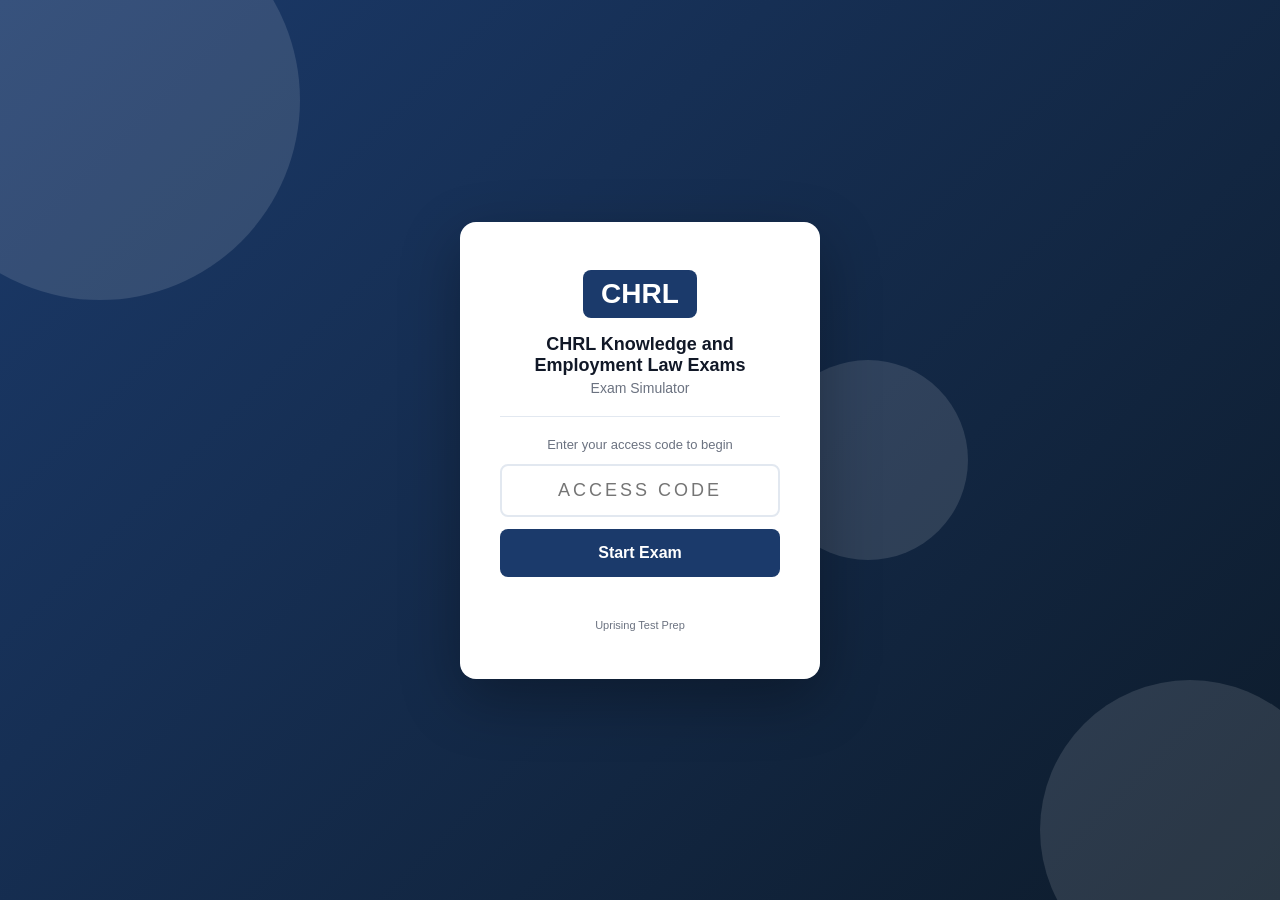
<file: index.html>
<!DOCTYPE html>
<html lang="en">
<head>
  <meta charset="UTF-8" />
  <meta name="viewport" content="width=device-width, initial-scale=1.0, viewport-fit=cover" />
  <meta name="apple-mobile-web-app-capable" content="yes" />
  <meta name="apple-mobile-web-app-status-bar-style" content="black-translucent" />
  <title>CHRL Exam Simulator</title>
  <link rel="stylesheet" href="style.css" />
</head>
<body>

<div id="access-gate">
  <div class="gate-bg-shapes">
    <div class="shape shape-1"></div>
    <div class="shape shape-2"></div>
    <div class="shape shape-3"></div>
  </div>
  <div class="gate-card">
    <div class="gate-logo">
      <div class="logo-badge">CHRL</div>
    </div>
    <h1 class="gate-title">CHRL Knowledge and Employment Law Exams</h1>
    <p class="gate-subtitle">Exam Simulator</p>
    <div class="gate-divider"></div>
    <p class="gate-instruction">Enter your access code to begin</p>
    <input type="text" id="access-code-input" class="gate-input"
           placeholder="Access Code" autocomplete="off"
           maxlength="20" spellcheck="false" />
    <button id="access-btn" class="gate-btn">Start Exam</button>
    <p id="access-error" class="gate-error"></p>
    <p class="gate-hint">Uprising Test Prep</p>
  </div>
</div>

<div id="app" style="display:none">
  <header class="top-bar">
    <div class="bar-left">
      <span class="bar-logo">CHRL</span>
      <span class="bar-title">Exam Simulator</span>
    </div>
    <div class="bar-right">
      <span class="bar-timer" id="timer-display">--:--</span>
      <button class="bar-btn" id="flag-btn">Flag</button>
      <button class="bar-btn bar-btn-primary" id="submit-btn">
        <span class="btn-full">Submit Exam</span>
        <span class="btn-short">Submit</span>
      </button>
    </div>
  </header>

  <div class="progress-strip">
    <div class="progress-bar" id="progress-bar"></div>
  </div>

  <main class="exam-main">
    <div class="question-panel">
      <div class="q-meta">
        <span id="q-counter"></span>
        <span id="q-domain" class="q-domain-tag"></span>
        <span id="q-flag-indicator" class="flag-chip" style="display:none">Flagged</span>
      </div>
      <div id="q-image-wrap" style="display:none; margin-bottom:14px;"></div>
      <p id="question-text" class="q-text"></p>
      <div id="options-list" class="options-list"></div>
      <div id="explanation-box" class="explanation-box" style="display:none">
        <div class="explanation-label">Explanation</div>
        <p id="explanation-text" class="explanation-text"></p>
      </div>
    </div>
    <div class="nav-bar">
      <button class="nav-btn" id="prev-btn">&#8592; Prev</button>
      <button class="nav-btn nav-btn-map" id="map-btn">Question Map</button>
      <button class="nav-btn nav-btn-next" id="next-btn">Next &#8594;</button>
    </div>
  </main>
</div>

<!-- Question Map Modal -->
<div id="map-modal" style="display:none">
  <div class="map-backdrop" id="map-backdrop"></div>
  <div class="map-panel">
    <div class="map-header">
      <span class="map-title">Question Map</span>
      <button id="map-close" class="map-close-btn">&#x2715; Close</button>
    </div>
    <div class="map-legend">
      <span class="leg-item"><span class="leg-swatch leg-answered"></span>Answered</span>
      <span class="leg-item"><span class="leg-swatch leg-flagged"></span>Flagged</span>
      <span class="leg-item"><span class="leg-swatch leg-unanswered"></span>Unanswered</span>
    </div>
    <div id="q-grid" class="q-grid"></div>
  </div>
</div>

<div id="results-screen" style="display:none">
  <div class="results-card">
    <div class="res-header">
      <div class="res-badge">CHRL</div>
      <h2 id="res-status" class="res-status"></h2>
      <p id="res-score" class="res-score"></p>
    </div>
    <div id="res-domains" class="res-domains"></div>
    <button id="res-review-btn" class="res-btn">Review Answers</button>
    <button id="res-restart-btn" class="res-btn res-btn-secondary">Restart</button>
  </div>
</div>

<script src="questions.js"></script>
<script src="app.js"></script>
</body>
</html>
</file>
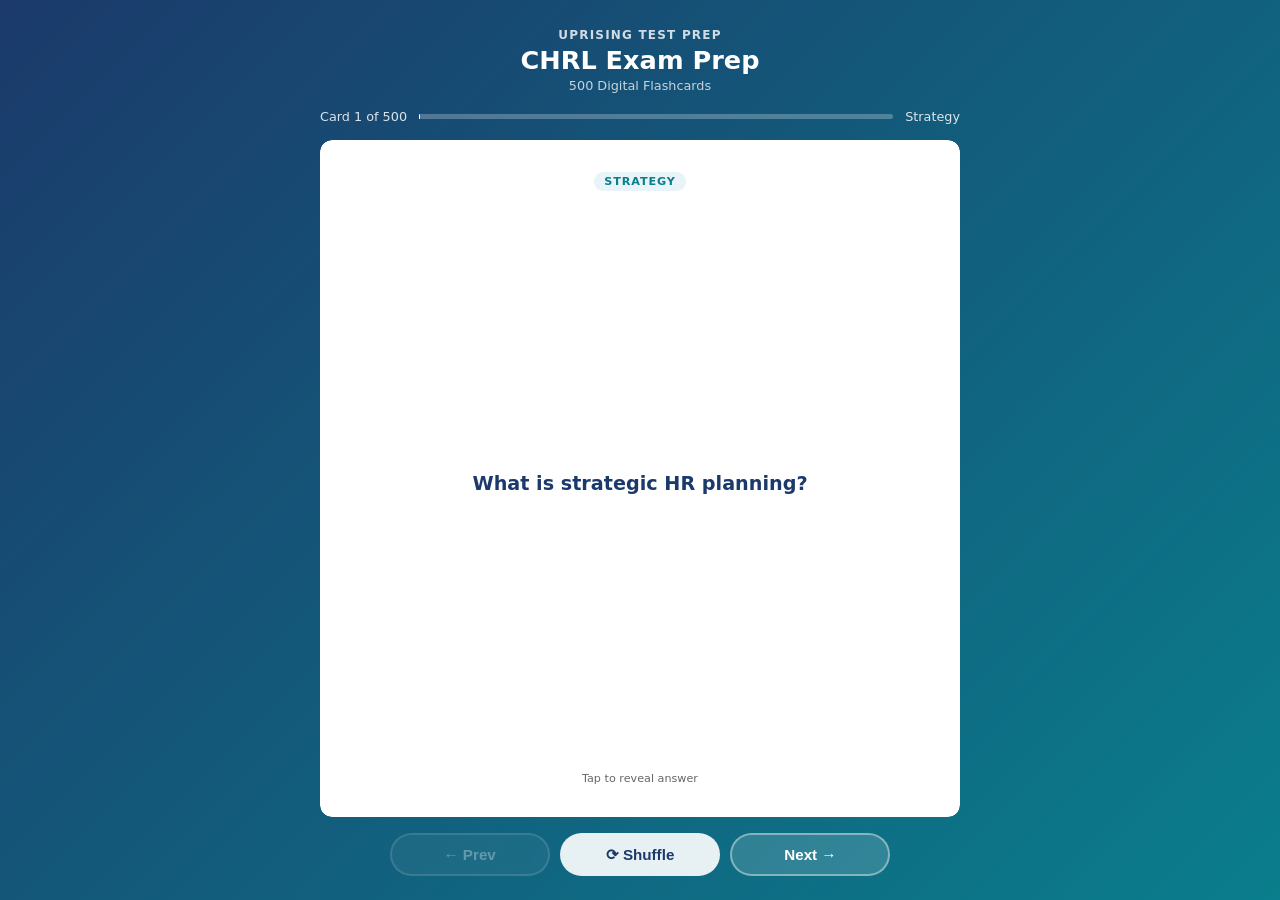
<file: flashcards/index.html>
<!DOCTYPE html>
<html lang="en">
<head>
  <meta charset="UTF-8">
  <meta name="viewport" content="width=device-width, initial-scale=1.0">
  <title>CHRL Exam Prep — Flashcards</title>
  <style>
    :root {
      --blue:   #1B3A6B;
      --teal:   #0A7E8C;
      --ltblue: #E8F4F8;
      --white:  #FFFFFF;
      --text:   #1A1A1A;
      --muted:  #666;
      --radius: 12px;
    }
    * { box-sizing: border-box; margin: 0; padding: 0; }
    html, body { height: 100%; }
    body {
      font-family: 'Segoe UI', system-ui, sans-serif;
      background: linear-gradient(135deg, var(--blue) 0%, var(--teal) 100%);
      /* Pinned, not min-height: the page must never grow, or the controls
         get pushed below the fold on iOS where 100dvh and height:100%
         disagree. The height:100% rule above is the pre-dvh fallback. */
      height: 100dvh;
      max-height: 100dvh;
      overflow: hidden;
      display: flex;
      flex-direction: column;
      align-items: center;
      padding: 1.25rem 1rem 1rem;
      gap: 0.75rem;
      overflow-x: hidden;
    }
    header { text-align: center; color: #fff; flex-shrink: 0; }
    header .brand { font-size: 0.75rem; font-weight: 700; letter-spacing: 0.1em; opacity: 0.8; text-transform: uppercase; }
    header h1 { font-size: 1.3rem; font-weight: 800; margin-top: 0.2rem; }
    header .subtitle { font-size: 0.8rem; opacity: 0.75; margin-top: 0.15rem; }
    #progress-info {
      display: flex; align-items: center; gap: 0.75rem;
      color: rgba(255,255,255,0.85); font-size: 0.8rem;
      flex-shrink: 0; width: 100%; max-width: 640px;
    }
    #progress-bar-track {
      flex: 1; background: rgba(255,255,255,0.25);
      border-radius: 4px; height: 5px;
    }
    #progress-bar-fill { height: 100%; background: #fff; border-radius: 4px; transition: width 0.3s; }
    .card-scene {
      width: 100%; max-width: 640px;
      perspective: 1200px;
      cursor: pointer;
      flex: 1; min-height: 0;
      display: flex; flex-direction: column;
    
      /* WebKit does not clip overflow inside a preserve-3d context, so the
         answer pane's own clip is dropped and a long answer paints over the
         Prev/Next row. This element only sets the perspective and is NOT
         itself in the 3D context, so its clip is honoured in every engine. */
      overflow: hidden;
      border-radius: var(--radius);
    }
    .card-inner {
      position: relative; width: 100%;
      flex: 1; min-height: 0;
      transition: transform 0.55s cubic-bezier(.4,0,.2,1);
      transform-style: preserve-3d;
    }
    .card-scene.flipped .card-inner { transform: rotateY(180deg); }
    .card-face {
      position: absolute; inset: 0;
      backface-visibility: hidden; -webkit-backface-visibility: hidden;
      border-radius: var(--radius);
      display: flex; flex-direction: column;
      padding: 1.5rem 1.75rem;
      box-shadow: 0 12px 40px rgba(0,0,0,0.2);
      overflow: hidden;
    
      /* Painting through a mask forces WebKit to allocate a real clipping
         layer for a 3D-transformed element, which is what makes the
         overflow:hidden and the rounded corners above actually apply. */
      -webkit-mask-image: -webkit-radial-gradient(#fff, #000);
              mask-image: radial-gradient(#fff, #000);
    }
    .card-front { background: var(--white); align-items: center; justify-content: center; }
    .card-back  { background: var(--ltblue); transform: rotateY(180deg); }
    .card-badge {
      font-size: 0.7rem; font-weight: 700; text-transform: uppercase;
      letter-spacing: 0.08em;
      background: var(--ltblue); color: var(--teal);
      padding: 0.2rem 0.65rem; border-radius: 20px;
      margin-bottom: 0.85rem; flex-shrink: 0;
    }
    .card-back .card-badge { background: rgba(10,126,140,0.12); }
    .card-front .q-text {
      font-size: 1.1rem; font-weight: 600; color: var(--blue); line-height: 1.55;
      text-align: center; overflow-y: auto; flex: 1;
      display: flex; align-items: center; justify-content: center;
      scrollbar-width: thin; scrollbar-color: rgba(27,58,107,0.3) transparent;
    }
    .card-back .a-label { font-size: 0.7rem; font-weight: 700; color: var(--teal); text-transform: uppercase; letter-spacing: 0.08em; margin-bottom: 0.4rem; flex-shrink: 0; }
    .card-back .a-text  {
      font-size: 0.975rem; color: var(--text); line-height: 1.65;
      overflow-y: auto; flex: 1; min-height: 0; padding-right: 4px;
      scrollbar-width: thin; scrollbar-color: rgba(10,126,140,0.4) transparent;
    
      -webkit-overflow-scrolling: touch;
      overscroll-behavior: contain;
    }
    .card-back .a-text::-webkit-scrollbar { width: 4px; }
    .card-back .a-text::-webkit-scrollbar-track { background: transparent; }
    .card-back .a-text::-webkit-scrollbar-thumb { background: rgba(10,126,140,0.4); border-radius: 4px; }
    .tap-hint { flex-shrink: 0; margin-top: 0.6rem; font-size: 0.7rem; color: var(--muted); text-align: center; }
    .card-back .tap-hint { color: var(--teal); opacity: 0.7; }
    .controls {
      display: flex; gap: 0.65rem; flex-wrap: nowrap;
      justify-content: center; flex-shrink: 0;
      width: 100%; max-width: 640px;
      padding-bottom: env(safe-area-inset-bottom, 0px);
    }
    .btn {
      padding: 0.6rem 1.2rem; border-radius: 50px;
      border: 2px solid rgba(255,255,255,0.4);
      background: rgba(255,255,255,0.15); color: #fff;
      font-weight: 700; font-size: 0.875rem; cursor: pointer;
      transition: all 0.2s; backdrop-filter: blur(4px);
      white-space: nowrap; flex: 1; max-width: 160px;
    }
    .btn:hover { background: rgba(255,255,255,0.3); border-color: rgba(255,255,255,0.7); }
    .btn:active { transform: scale(0.96); }
    .btn:disabled { opacity: 0.35; cursor: not-allowed; }
    .btn.btn-primary { background: rgba(255,255,255,0.9); color: var(--blue); border-color: transparent; }
    .btn.btn-primary:hover { background: #fff; }
    #loading { color: rgba(255,255,255,0.8); font-size: 1rem; text-align: center; padding: 3rem; flex: 1; }
    @media (min-width: 768px) {
      body { padding: 1.75rem 1.5rem 1.5rem; gap: 1rem; }
      header h1 { font-size: 1.6rem; }
      .card-face { padding: 2rem 2.5rem; }
      .card-front .q-text { font-size: 1.2rem; }
      .card-back .a-text { font-size: 1.05rem; }
      .btn { font-size: 0.95rem; padding: 0.65rem 1.4rem; }
    }
    @media (max-width: 380px) {
      body { padding: 0.75rem; gap: 0.5rem; }
      header .brand { font-size: 0.65rem; }
      header h1 { font-size: 1.1rem; }
      header .subtitle { display: none; }
      .card-face { padding: 1rem 1.1rem; }
      .card-front .q-text { font-size: 0.975rem; }
      .card-back .a-text { font-size: 0.875rem; }
      .btn { font-size: 0.8rem; padding: 0.5rem 0.75rem; }
    }
  </style>
</head>
<body>
<header>
  <div class="brand">Uprising Test Prep</div>
  <h1>CHRL Exam Prep</h1>
  <div class="subtitle">500 Digital Flashcards</div>
</header>
<div id="progress-info">
  <span id="card-counter">Card 1 of 500</span>
  <div id="progress-bar-track"><div id="progress-bar-fill" style="width:0%"></div></div>
  <span id="domain-label"></span>
</div>
<div id="loading">Loading flashcards...</div>
<div class="card-scene" id="card-scene" style="display:none" onclick="flipCard()">
  <div class="card-inner" id="card-inner">
    <div class="card-face card-front">
      <div class="card-badge" id="front-badge"></div>
      <div class="q-text" id="q-text"></div>
      <div class="tap-hint">Tap to reveal answer</div>
    </div>
    <div class="card-face card-back">
      <div class="card-badge" id="back-badge">Answer</div>
      <div class="a-label">Answer</div>
      <div class="a-text" id="a-text"></div>
      <div class="tap-hint">Tap to flip back</div>
    </div>
  </div>
</div>
<div class="controls" id="controls" style="display:none">
  <button class="btn" id="prev-btn" onclick="event.stopPropagation();move(-1)" disabled>&#8592; Prev</button>
  <button class="btn btn-primary" onclick="event.stopPropagation();shuffleCards()">&#10227; Shuffle</button>
  <button class="btn" id="next-btn" onclick="event.stopPropagation();move(1)">Next &#8594;</button>
</div>
<script>
const DOMAIN_LABELS = {
  strategy: "Strategy",
  professional_practice: "Professional Practice",
  organizational_effectiveness: "Organizational Effectiveness",
  workforce_planning_and_talent_management: "Workforce Planning and Talent Management",
  labour_and_employee_relations: "Labour and Employee Relations",
  total_rewards: "Total Rewards",
  learning_and_development: "Learning and Development",
  health_wellness_and_safe_workplace: "Health Wellness and Safe Workplace",
  hr_metrics_reporting_and_financial_management: "HR Metrics Reporting and Financial Management",
  employment_contracts_and_terminations: "Employment Contracts and Terminations",
  employer_obligations: "Employer Obligations",
  regulations_and_legislation: "Regulations and Legislation",
};
let cards   = [];
let current = 0;
async function init() {
  try {
    const res = await fetch('flashcards.json');
    if (!res.ok) throw new Error('Network error');
    cards = await res.json();
    document.getElementById('loading').style.display    = 'none';
    document.getElementById('card-scene').style.display = 'flex';
    document.getElementById('controls').style.display   = 'flex';
    show();
  } catch (e) {
    document.getElementById('loading').textContent = 'Error loading flashcards. Please try refreshing.';
  }
}
function domainLabel(key) {
  return DOMAIN_LABELS[key] || key.replace(/_/g, ' ').replace(/\b\w/g, c => c.toUpperCase());
}
function show() {
  const c = cards[current];
  document.getElementById('card-scene').classList.remove('flipped');
  document.getElementById('a-text').scrollTop = 0;
  const label = domainLabel(c.domain || c.chapter || '');
  document.getElementById('q-text').textContent       = c.front;
  document.getElementById('a-text').textContent       = c.back;
  document.getElementById('front-badge').textContent  = label;
  document.getElementById('back-badge').textContent   = label;
  document.getElementById('card-counter').textContent = `Card ${current+1} of ${cards.length}`;
  document.getElementById('domain-label').textContent = label;
  document.getElementById('progress-bar-fill').style.width = `${((current+1)/cards.length*100).toFixed(1)}%`;
  document.getElementById('prev-btn').disabled = current === 0;
  document.getElementById('next-btn').disabled = current === cards.length - 1;
}
function flipCard() { document.getElementById('card-scene').classList.toggle('flipped'); }
function move(dir) {
  const next = current + dir;
  if (next < 0 || next >= cards.length) return;
  current = next; show();
}
function shuffleCards() {
  for (let i = cards.length - 1; i > 0; i--) {
    const j = Math.floor(Math.random() * (i+1));
    [cards[i], cards[j]] = [cards[j], cards[i]];
  }
  current = 0; show();
}
document.addEventListener('keydown', e => {
  if (e.key === 'ArrowRight' || e.key === 'ArrowDown') move(1);
  else if (e.key === 'ArrowLeft' || e.key === 'ArrowUp') move(-1);
  else if (e.key === ' ' || e.key === 'Enter') { e.preventDefault(); flipCard(); }
});
init();
</script>
</body>
</html>
</file>
<file: style.css>
/* CHRL Exam Simulator — Styles */
:root {
  --primary:   #1B3A6B;
  --pass:      #059669;
  --fail:      #DC2626;
  --bg:        #F3F4F8;
  --card:      #FFFFFF;
  --border:    #E2E8F0;
  --text:      #111827;
  --muted:     #6B7280;
  --radius:    10px;
}
*, *::before, *::after { box-sizing: border-box; margin: 0; padding: 0; }
body {
  font-family: -apple-system, BlinkMacSystemFont, "Segoe UI", sans-serif;
  background: var(--bg);
  color: var(--text);
  height: 100vh;
  height: 100dvh;
  overflow: hidden;
  -webkit-text-size-adjust: 100%;
}

/* ── Access Gate ─────────────────────────────────────────────────────────── */
#access-gate {
  display: flex;
  align-items: center;
  justify-content: center;
  height: 100vh;
  height: 100dvh;
  background: linear-gradient(135deg, var(--primary) 0%, #0d1b2a 100%);
  position: relative;
  overflow: hidden;
  padding: 20px;
  padding-top: max(20px, env(safe-area-inset-top));
  padding-bottom: max(20px, env(safe-area-inset-bottom));
}
.gate-bg-shapes { position: absolute; inset: 0; pointer-events: none; }
.shape { position: absolute; border-radius: 50%; opacity: .12; background: #fff; }
.shape-1 { width: 400px; height: 400px; top: -100px; left: -100px; }
.shape-2 { width: 300px; height: 300px; bottom: -80px; right: -60px; }
.shape-3 { width: 200px; height: 200px; top: 40%; left: 60%; }
.gate-card {
  background: #fff;
  border-radius: 16px;
  padding: 48px 40px;
  text-align: center;
  width: 100%;
  max-width: 360px;
  position: relative;
  z-index: 1;
  box-shadow: 0 20px 60px rgba(0,0,0,.3);
}
.logo-badge {
  display: inline-block;
  background: var(--primary);
  color: #fff;
  font-weight: 800;
  font-size: 28px;
  padding: 8px 18px;
  border-radius: 8px;
}
.gate-title { font-size: 18px; font-weight: 700; margin-top: 16px; color: var(--text); }
.gate-subtitle { color: var(--muted); font-size: 14px; margin-top: 4px; }
.gate-divider { height: 1px; background: var(--border); margin: 20px 0; }
.gate-instruction { font-size: 13px; color: var(--muted); margin-bottom: 12px; }
.gate-input {
  width: 100%;
  padding: 14px 16px;
  border: 2px solid var(--border);
  border-radius: 8px;
  font-size: 18px;
  text-align: center;
  text-transform: uppercase;
  letter-spacing: 3px;
  outline: none;
}
.gate-input:focus { border-color: var(--primary); }
.gate-btn {
  width: 100%;
  margin-top: 12px;
  padding: 15px;
  background: var(--primary);
  color: #fff;
  border: none;
  border-radius: 8px;
  font-size: 16px;
  font-weight: 600;
  cursor: pointer;
  -webkit-tap-highlight-color: transparent;
}
.gate-btn:hover { opacity: .9; }
.gate-error { color: var(--fail); font-size: 13px; margin-top: 8px; min-height: 18px; }
.gate-hint { color: var(--muted); font-size: 11px; margin-top: 16px; }

/* ── App shell ───────────────────────────────────────────────────────────── */
#app {
  display: flex;
  flex-direction: column;
  height: 100vh;
  height: 100dvh;
  padding-top: env(safe-area-inset-top);
}
.top-bar {
  display: flex;
  justify-content: space-between;
  align-items: center;
  background: var(--primary);
  color: #fff;
  padding: 0 20px;
  padding-left: max(20px, env(safe-area-inset-left));
  padding-right: max(20px, env(safe-area-inset-right));
  height: 52px;
  flex-shrink: 0;
  gap: 8px;
}
.bar-left { display: flex; align-items: center; gap: 8px; min-width: 0; }
.bar-logo { font-weight: 800; font-size: 18px; flex-shrink: 0; }
.bar-title { font-size: 14px; opacity: .8; white-space: nowrap; overflow: hidden; text-overflow: ellipsis; }
.bar-right { display: flex; align-items: center; gap: 8px; flex-shrink: 0; }
.bar-timer {
  font-variant-numeric: tabular-nums;
  font-size: 16px;
  font-weight: 600;
  min-width: 68px;
  text-align: right;
}
.bar-btn {
  padding: 7px 13px;
  background: rgba(255,255,255,.15);
  border: 1px solid rgba(255,255,255,.3);
  color: #fff;
  border-radius: 6px;
  cursor: pointer;
  font-size: 13px;
  white-space: nowrap;
  -webkit-tap-highlight-color: transparent;
  touch-action: manipulation;
}
.bar-btn:hover { background: rgba(255,255,255,.25); }
.bar-btn-primary {
  background: #fff;
  color: var(--primary);
  border-color: #fff;
  font-weight: 600;
}
.bar-btn-primary:hover { background: #f0f0f0; }
.btn-short { display: none; }
.btn-full  { display: inline; }

.progress-strip { height: 4px; background: rgba(0,0,0,.1); flex-shrink: 0; }
.progress-bar   { height: 100%; background: #4ade80; transition: width .3s; }

/* ── Main exam area ──────────────────────────────────────────────────────── */
.exam-main {
  flex: 1;
  overflow: hidden;
  display: flex;
  flex-direction: column;
  padding: 16px 20px 0;
  padding-left: max(16px, env(safe-area-inset-left));
  padding-right: max(16px, env(safe-area-inset-right));
  min-height: 0;
}
.question-panel { flex: 1; overflow-y: auto; padding-bottom: 12px; -webkit-overflow-scrolling: touch; }
.q-meta {
  display: flex;
  align-items: center;
  gap: 8px;
  margin-bottom: 12px;
  font-size: 13px;
  color: var(--muted);
  flex-wrap: wrap;
}
.q-domain-tag {
  background: var(--primary);
  color: #fff;
  padding: 2px 8px;
  border-radius: 4px;
  font-size: 11px;
  font-weight: 600;
}
.flag-chip {
  background: #FEF3C7;
  color: #92400E;
  padding: 2px 8px;
  border-radius: 4px;
  font-size: 11px;
  font-weight: 600;
}
.q-image {
  max-width: 100%;
  height: auto;
  border-radius: 6px;
  border: 1px solid var(--border);
  display: block;
  margin-bottom: 14px;
}
.q-text { font-size: 16px; line-height: 1.65; margin-bottom: 20px; }
.options-list { display: flex; flex-direction: column; gap: 10px; }
.option {
  display: flex;
  align-items: flex-start;
  gap: 12px;
  padding: 15px 16px;
  background: var(--card);
  border: 2px solid var(--border);
  border-radius: var(--radius);
  cursor: pointer;
  transition: .15s;
  -webkit-tap-highlight-color: transparent;
  touch-action: manipulation;
  min-height: 52px;
}
.option:hover  { border-color: var(--primary); background: #F8FAFF; }
.option.selected  { border-color: var(--primary); background: #EEF3FF; }
.option.correct   { border-color: #059669; background: #ECFDF5; }
.option.incorrect { border-color: #DC2626; background: #FEF2F2; }
.explanation-box {
  margin-top: 20px;
  padding: 16px 18px;
  background: #F0F9FF;
  border-left: 4px solid #2563EB;
  border-radius: 6px;
}
.explanation-label {
  font-size: 11px;
  font-weight: 700;
  text-transform: uppercase;
  letter-spacing: .06em;
  color: #2563EB;
  margin-bottom: 8px;
}
.explanation-text { font-size: 14.5px; line-height: 1.7; color: #1e293b; margin: 0; }
.opt-letter { font-weight: 700; font-size: 15px; color: var(--primary); min-width: 22px; padding-top: 1px; flex-shrink: 0; }
.opt-text   { font-size: 15px; line-height: 1.5; }

/* ── Nav bar ─────────────────────────────────────────────────────────────── */
.nav-bar {
  display: flex;
  align-items: center;
  gap: 8px;
  padding: 10px 0;
  padding-bottom: max(14px, env(safe-area-inset-bottom));
  flex-shrink: 0;
}
.nav-btn {
  flex: 1;
  padding: 13px 8px;
  background: var(--card);
  border: 1px solid var(--border);
  border-radius: 8px;
  cursor: pointer;
  font-size: 15px;
  font-weight: 500;
  text-align: center;
  -webkit-tap-highlight-color: transparent;
  touch-action: manipulation;
  min-height: 48px;
}
.nav-btn:hover      { background: #f0f0f0; }
.nav-btn-map {
  background: var(--bg);
  border-color: var(--primary);
  color: var(--primary);
  font-weight: 600;
}
.nav-btn-map:hover { background: #EEF3FF; }
.nav-btn-next {
  background: var(--primary);
  color: #fff;
  border-color: var(--primary);
}
.nav-btn-next:hover { opacity: .9; }

/* ── Question Map Modal ──────────────────────────────────────────────────── */
#map-modal {
  position: fixed;
  inset: 0;
  z-index: 1000;
  display: flex;
  flex-direction: column;
  justify-content: flex-end;
}
.map-backdrop { position: absolute; inset: 0; background: rgba(0,0,0,.5); }
.map-panel {
  position: relative;
  background: #fff;
  border-radius: 20px 20px 0 0;
  padding: 20px;
  padding-bottom: max(20px, env(safe-area-inset-bottom));
  max-height: 80vh;
  max-height: 80dvh;
  display: flex;
  flex-direction: column;
  box-shadow: 0 -4px 30px rgba(0,0,0,.2);
}
.map-header {
  display: flex;
  align-items: center;
  justify-content: space-between;
  margin-bottom: 12px;
  flex-shrink: 0;
}
.map-title { font-size: 17px; font-weight: 700; color: var(--text); }
.map-close-btn {
  padding: 8px 16px;
  background: var(--bg);
  border: 1px solid var(--border);
  border-radius: 8px;
  cursor: pointer;
  font-size: 14px;
  font-weight: 500;
  min-height: 40px;
  -webkit-tap-highlight-color: transparent;
  touch-action: manipulation;
}
.map-close-btn:hover { background: #e5e7eb; }
.map-legend { display: flex; gap: 16px; margin-bottom: 14px; flex-shrink: 0; flex-wrap: wrap; }
.leg-item { display: flex; align-items: center; gap: 6px; font-size: 13px; color: var(--muted); }
.leg-swatch {
  width: 16px;
  height: 16px;
  border-radius: 3px;
  border: 1px solid var(--border);
  background: var(--card);
  display: inline-block;
  flex-shrink: 0;
}
.leg-swatch.leg-answered  { background: var(--primary); border-color: var(--primary); }
.leg-swatch.leg-flagged   { background: #FEF3C7; border-color: #F59E0B; }
.leg-swatch.leg-unanswered { background: var(--card); }
.q-grid {
  display: flex;
  flex-wrap: wrap;
  gap: 6px;
  overflow-y: auto;
  flex: 1;
  padding-bottom: 8px;
  -webkit-overflow-scrolling: touch;
}
.grid-btn {
  width: 40px;
  height: 40px;
  border: 1px solid var(--border);
  border-radius: 6px;
  background: var(--card);
  font-size: 12px;
  cursor: pointer;
  font-weight: 500;
  -webkit-tap-highlight-color: transparent;
  touch-action: manipulation;
}
.grid-btn.answered { background: var(--primary); color: #fff; border-color: var(--primary); }
.grid-btn.flagged  { background: #FEF3C7; border-color: #F59E0B; }
.grid-btn.active   { outline: 3px solid var(--primary); outline-offset: 2px; }

/* ── Results ─────────────────────────────────────────────────────────────── */
#results-screen {
  display: flex;
  align-items: flex-start;
  justify-content: center;
  min-height: 100vh;
  min-height: 100dvh;
  background: var(--bg);
  overflow-y: auto;
  -webkit-overflow-scrolling: touch;
  padding: 20px 16px;
  padding-top: max(20px, env(safe-area-inset-top));
  padding-bottom: max(20px, env(safe-area-inset-bottom));
}
.results-card {
  background: var(--card);
  border-radius: 16px;
  padding: 40px;
  max-width: 480px;
  width: 100%;
  box-shadow: 0 8px 30px rgba(0,0,0,.1);
}
.res-header { text-align: center; margin-bottom: 24px; }
.res-badge {
  display: inline-block;
  background: var(--primary);
  color: #fff;
  font-weight: 800;
  font-size: 22px;
  padding: 6px 16px;
  border-radius: 8px;
}
.res-status { font-size: 36px; font-weight: 800; margin-top: 12px; }
.res-score  { font-size: 18px; color: var(--muted); margin-top: 4px; }
.res-domains { margin-bottom: 24px; display: flex; flex-direction: column; gap: 10px; }
.res-domain-row { display: flex; align-items: center; gap: 8px; font-size: 13px; }
.res-domain-name { width: 160px; font-weight: 500; flex-shrink: 0; }
.res-domain-bar-wrap { flex: 1; background: #E5E7EB; border-radius: 4px; height: 8px; overflow: hidden; }
.res-domain-bar { height: 100%; border-radius: 4px; transition: width .5s; }
.res-domain-pct { width: 36px; text-align: right; font-weight: 600; }
.res-btn {
  width: 100%;
  padding: 15px;
  background: var(--primary);
  color: #fff;
  border: none;
  border-radius: 8px;
  font-size: 15px;
  font-weight: 600;
  cursor: pointer;
  margin-bottom: 10px;
  min-height: 52px;
  -webkit-tap-highlight-color: transparent;
  touch-action: manipulation;
}
.res-btn:hover { opacity: .9; }
.res-btn-secondary {
  background: transparent;
  color: var(--primary);
  border: 2px solid var(--primary);
}
.res-btn-secondary:hover { background: var(--primary); color: #fff; }

/* ── Mobile breakpoint (phones ≤ 640px) ─────────────────────────────────── */
@media (max-width: 640px) {
  /* Gate card */
  .gate-card { padding: 32px 24px; }

  /* Top bar: hide long title text, swap Submit label */
  .bar-title  { display: none; }
  .btn-full   { display: none; }
  .btn-short  { display: inline; }
  .bar-right  { gap: 6px; }
  .bar-btn    { padding: 6px 10px; font-size: 12px; }
  .bar-timer  { font-size: 14px; min-width: 58px; }

  /* Exam main */
  .exam-main { padding: 12px 14px 0; }
  .q-text { font-size: 16px; }
  .opt-text { font-size: 15px; }

  /* Nav bar — bigger touch targets */
  .nav-btn { font-size: 14px; padding: 14px 6px; }

  /* Results */
  .results-card { padding: 28px 20px; }
  .res-domain-name { width: 110px; font-size: 12px; }
  .res-domain-pct  { font-size: 12px; }
  .res-status { font-size: 30px; }

  /* Map grid — slightly bigger buttons on phones */
  .grid-btn { width: 42px; height: 42px; }
}

/* ── Very small phones (≤ 380px) ────────────────────────────────────────── */
@media (max-width: 380px) {
  .bar-logo { font-size: 15px; }
  .bar-btn  { padding: 5px 8px; font-size: 11px; }
  .bar-timer { font-size: 13px; min-width: 52px; }
  .nav-btn  { font-size: 13px; }
  .grid-btn { width: 38px; height: 38px; font-size: 11px; }
}
</file>
